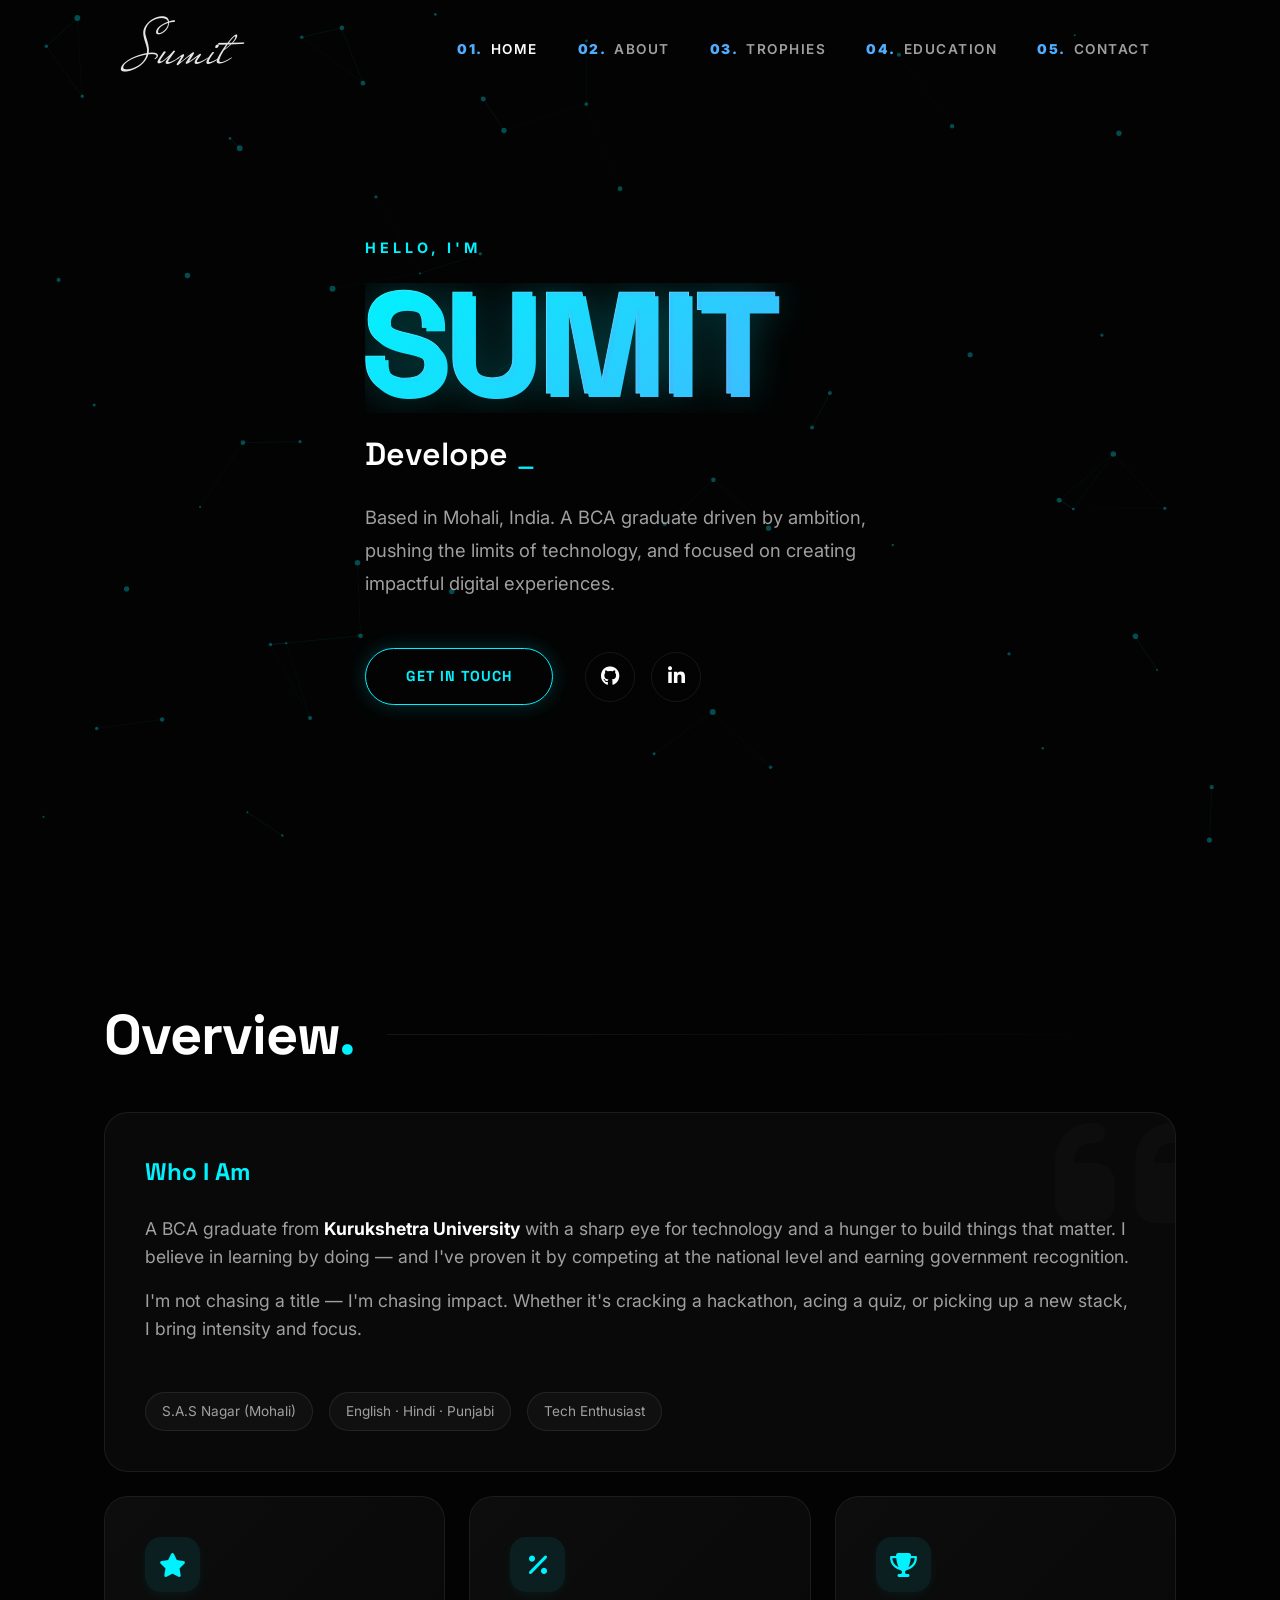
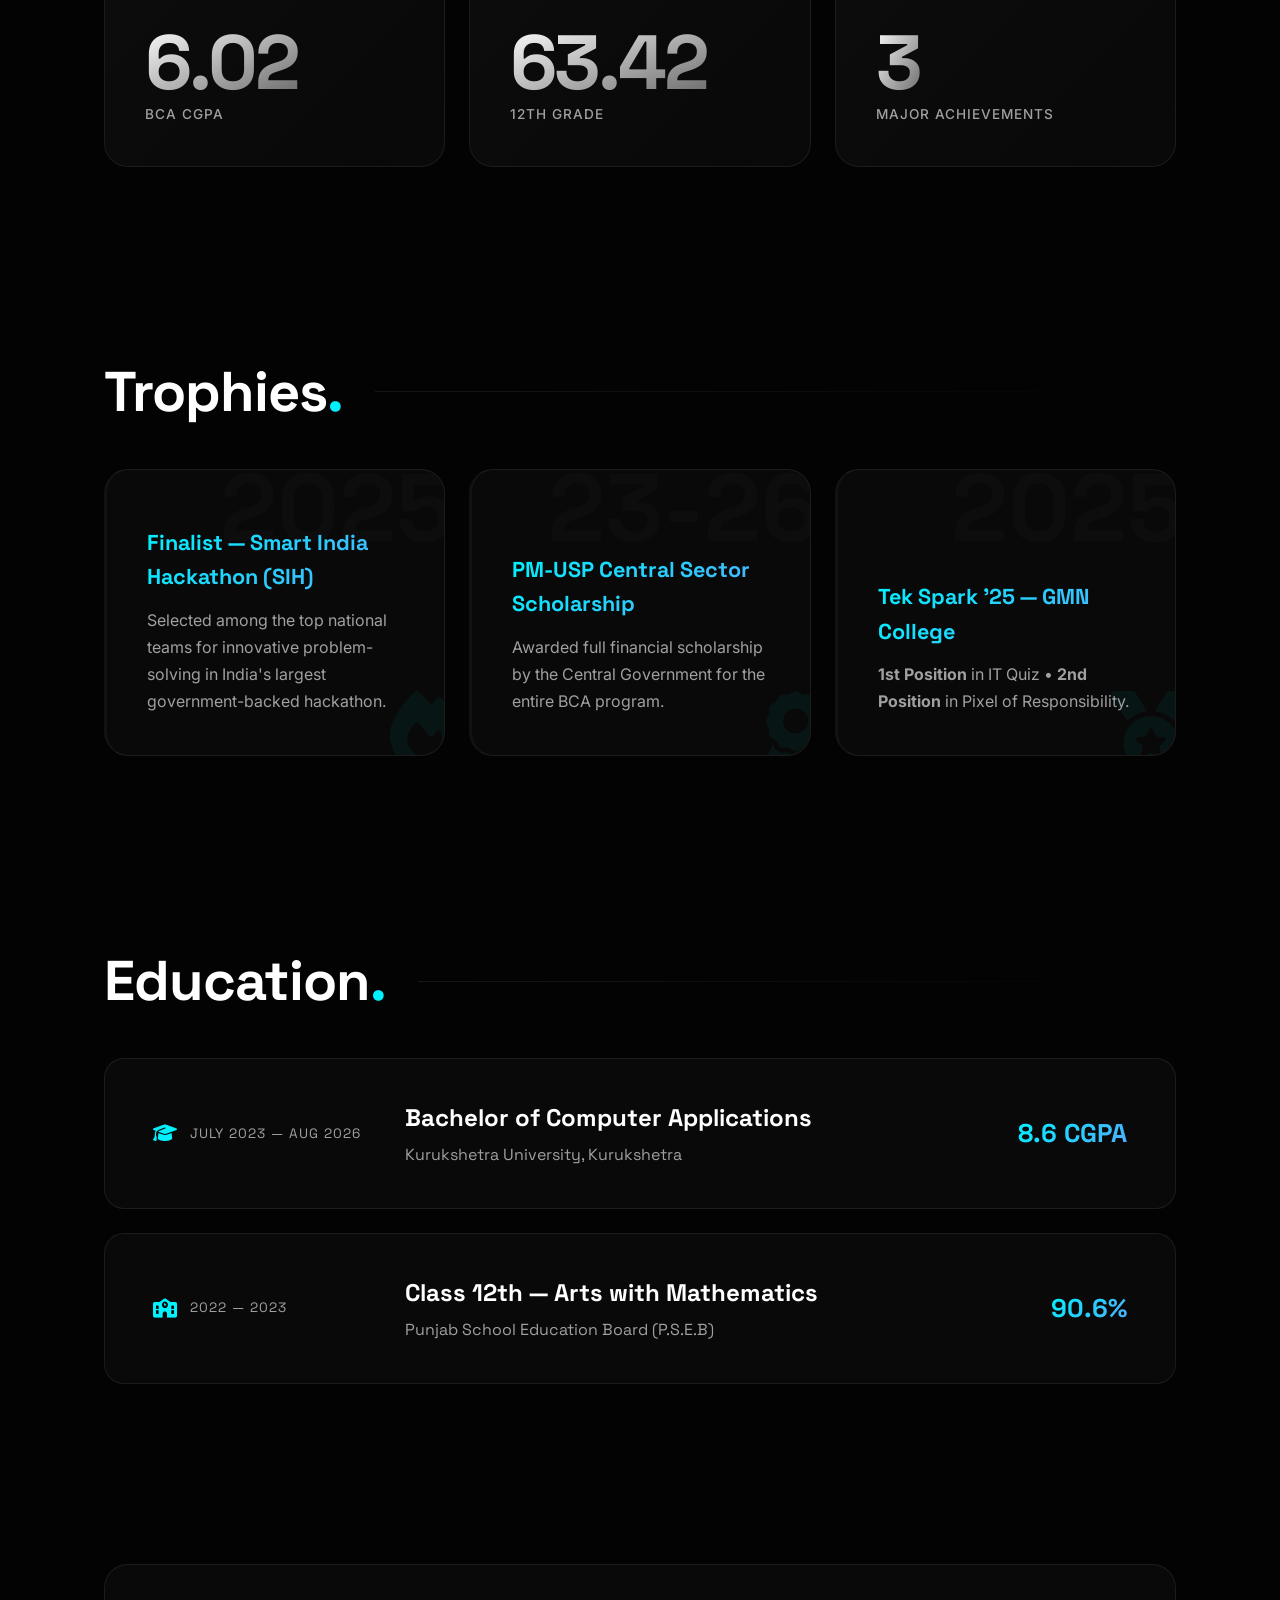
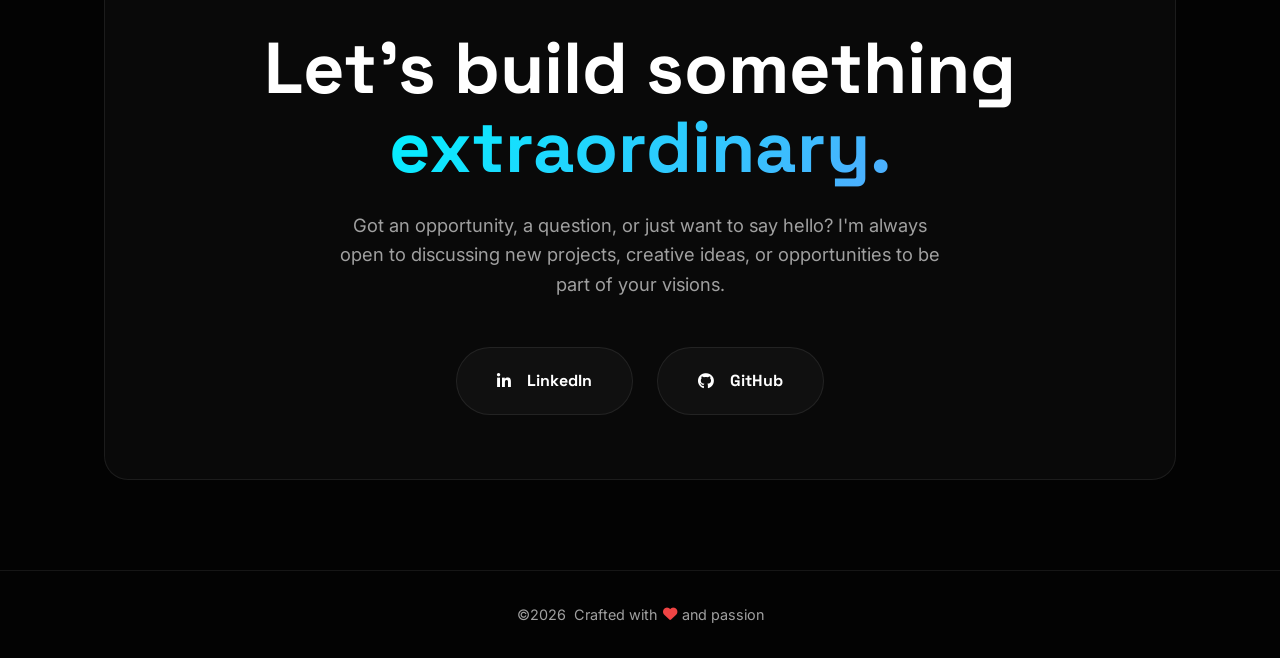
<file: index.html>
<!DOCTYPE html>
<html lang="en">
<head>
    <meta charset="UTF-8">
    <meta name="viewport" content="width=device-width, initial-scale=1.0">
    <title>Mr. Sumit</title>
    <link rel="preconnect" href="https://fonts.googleapis.com">
    <link rel="preconnect" href="https://fonts.gstatic.com" crossorigin>
    <link href="https://fonts.googleapis.com/css2?family=Cinzel:wght@700&family=Great+Vibes&family=Kaushan+Script&family=Mr+De+Haviland&family=Rock+Salt&family=Syncopate:wght@700&family=Inter:wght@300;400;500;600;700;800;900&family=Space+Grotesk:wght@400;500;600;700;900&display=swap" rel="stylesheet">
    <link rel="stylesheet" href="https://cdnjs.cloudflare.com/ajax/libs/font-awesome/6.5.0/css/all.min.css">
    <link rel="stylesheet" href="style.css">
</head>
<body>
    <!-- Glass Waves Default Background -->
    <div class="glass-waves"></div>
    <canvas id="particles"></canvas>
    

    <!-- NAV -->
    <header id="header">
        <nav class="nav container">
            <a href="#" class="logo">Sumit</a>
            <ul class="nav__list" id="navList">
                <li><a href="#home" class="nav__link active"><span>01.</span> Home</a></li>
                <li><a href="#about" class="nav__link"><span>02.</span> About</a></li>
                <li><a href="#achievements" class="nav__link"><span>03.</span> Trophies</a></li>
                <li><a href="#education" class="nav__link"><span>04.</span> Education</a></li>
                <li><a href="#contact" class="nav__link"><span>05.</span> Contact</a></li>
            </ul>
            <button class="nav__toggle" id="navToggle" aria-label="Menu">
                <span></span><span></span><span></span>
            </button>
        </nav>
    </header>

    <!-- HERO -->
    <section id="home" class="hero">
        <div class="hero__content container">
            <div class="reveal-text">
                <p class="hero__tag">HELLO, I'M</p>
            </div>
            <div class="hero__title-wrapper reveal-text delay-1">
                <h1 class="hero__name">SUMIT</h1>
                <h1 class="hero__name outline">SUMIT</h1>
            </div>
            <div class="hero__type-wrap reveal-text delay-2">
                <span class="hero__typed" id="typed"></span>
                <span class="hero__cursor">_</span>
            </div>
            <p class="hero__desc reveal-fade delay-3">Based in Mohali, India. A BCA graduate driven by ambition, pushing the limits of technology, and focused on creating impactful digital experiences.</p>
            
            <div class="hero__bottom reveal-fade delay-4">
                <div class="hero__btns">
                    <a href="#contact" class="btn btn--glow magnetic">
                        <span>Get In Touch</span>
                    </a>
                </div>
                <div class="hero__socials">
                    <a href="https://www.github.com/sumitsingh1005/" target="_blank" class="magnetic" aria-label="GitHub"><i class="fab fa-github"></i></a>
                    <a href="https://www.linkedin.com/in/sumitsingh1005/" target="_blank" class="magnetic" aria-label="LinkedIn"><i class="fab fa-linkedin-in"></i></a>
                </div>
            </div>
        </div>
        <div class="scroll-down">
            <div class="mouse"></div>
        </div>
    </section>

    <!-- ABOUT / STATS BENTO GRID -->
    <section id="about" class="section">
        <div class="container">
            <div class="section__header reveal-fade">
                <h2 class="section__title">Overview<span class="dot">.</span></h2>
                <div class="section__line"></div>
            </div>
            
            <div class="bento-grid" id="cards">
                <!-- Large About Card -->
                <div class="card bento-large reveal-fade tilt">
                    <div class="card-content">
                        <i class="fas fa-quote-left card-icon-bg"></i>
                        <h3 class="card-title">Who I Am</h3>
                        <p class="card-text">A BCA graduate from <strong>Kurukshetra University</strong> with a sharp eye for technology and a hunger to build things that matter. I believe in learning by doing — and I've proven it by competing at the national level and earning government recognition.</p>
                        <p class="card-text">I'm not chasing a title — I'm chasing impact. Whether it's cracking a hackathon, acing a quiz, or picking up a new stack, I bring intensity and focus.</p>
                        <div class="about__tags">
                            <span>S.A.S Nagar (Mohali)</span>
                            <span>English · Hindi · Punjabi</span>
                            <span>Tech Enthusiast</span>
                        </div>
                    </div>
                </div>

                <!-- Stat 1 -->
                <div class="card bento-small reveal-fade delay-1 tilt">
                    <div class="card-content stat-card">
                        <i class="fas fa-star stat-icon"></i>
                        <div class="stat-info">
                            <span class="stat-num" data-target="8.6">0</span>
                            <span class="stat-label">BCA CGPA</span>
                        </div>
                    </div>
                </div>

                <!-- Stat 2 -->
                <div class="card bento-small reveal-fade delay-2 tilt">
                    <div class="card-content stat-card">
                        <i class="fas fa-percentage stat-icon"></i>
                        <div class="stat-info">
                            <span class="stat-num" data-target="90.6">0</span>
                            <span class="stat-label">12th Grade</span>
                        </div>
                    </div>
                </div>

                <!-- Stat 3 -->
                <div class="card bento-medium reveal-fade delay-3 tilt">
                    <div class="card-content stat-card">
                        <i class="fas fa-trophy stat-icon"></i>
                        <div class="stat-info">
                            <span class="stat-num" data-target="3">0</span>
                            <span class="stat-label">Major Achievements</span>
                        </div>
                    </div>
                </div>
            </div>
        </div>
    </section>

    <!-- ACHIEVEMENTS -->
    <section id="achievements" class="section">
        <div class="container">
            <div class="section__header reveal-fade">
                <h2 class="section__title">Trophies<span class="dot">.</span></h2>
                <div class="section__line"></div>
            </div>

            <div class="timeline" id="cards-timeline">
                
                <div class="card timeline-card reveal-fade tilt">
                    <div class="card-content timeline-content">
                        <div class="timeline-year">2025</div>
                        <div class="timeline-body">
                            <h3>Finalist — Smart India Hackathon (SIH)</h3>
                            <p>Selected among the top national teams for innovative problem-solving in India's largest government-backed hackathon.</p>
                        </div>
                        <i class="fas fa-fire bg-icon"></i>
                    </div>
                </div>

                <div class="card timeline-card reveal-fade delay-1 tilt">
                    <div class="card-content timeline-content">
                        <div class="timeline-year">23-26</div>
                        <div class="timeline-body">
                            <h3>PM-USP Central Sector Scholarship</h3>
                            <p>Awarded full financial scholarship by the Central Government for the entire BCA program.</p>
                        </div>
                        <i class="fas fa-award bg-icon"></i>
                    </div>
                </div>

                <div class="card timeline-card reveal-fade delay-2 tilt">
                    <div class="card-content timeline-content">
                        <div class="timeline-year">2025</div>
                        <div class="timeline-body">
                            <h3>Tek Spark '25 — GMN College</h3>
                            <p><strong>1st Position</strong> in IT Quiz &bull; <strong>2nd Position</strong> in Pixel of Responsibility.</p>
                        </div>
                        <i class="fas fa-medal bg-icon"></i>
                    </div>
                </div>

            </div>
        </div>
    </section>

    <!-- EDUCATION -->
    <section id="education" class="section">
        <div class="container">
            <div class="section__header reveal-fade">
                <h2 class="section__title">Education<span class="dot">.</span></h2>
                <div class="section__line"></div>
            </div>

            <div class="edu-list" id="cards-edu">
                <div class="edu-row reveal-fade">
                    <div class="edu-year">
                        <i class="fas fa-graduation-cap"></i>
                        <span>July 2023 — Aug 2026</span>
                    </div>
                    <div class="edu-details">
                        <h3>Bachelor of Computer Applications</h3>
                        <h4>Kurukshetra University, Kurukshetra</h4>
                    </div>
                    <div class="edu-score">
                        <span class="highlight">8.6 CGPA</span>
                    </div>
                </div>

                <div class="edu-row reveal-fade delay-1">
                    <div class="edu-year">
                        <i class="fas fa-school"></i>
                        <span>2022 — 2023</span>
                    </div>
                    <div class="edu-details">
                        <h3>Class 12th — Arts with Mathematics</h3>
                        <h4>Punjab School Education Board (P.S.E.B)</h4>
                    </div>
                    <div class="edu-score">
                        <span class="highlight">90.6%</span>
                    </div>
                </div>
            </div>
        </div>
    </section>

    <!-- CONTACT -->
    <section id="contact" class="section">
        <div class="container">
            <div class="contact-box card reveal-fade" id="cards-contact">
                <div class="card-content contact-inner">
                    <h2 class="contact-title">Let's build something <br><span class="gradient-text">extraordinary.</span></h2>
                    <p class="contact-desc">Got an opportunity, a question, or just want to say hello? I'm always open to discussing new projects, creative ideas, or opportunities to be part of your visions.</p>
                    
                    <div class="contact-links">
                        <a href="https://www.linkedin.com/in/sumitsingh1005/" target="_blank" class="contact-btn magnetic">
                            <i class="fab fa-linkedin-in"></i>
                            <span>LinkedIn</span>
                        </a>
                        <a href="https://www.github.com/sumitsingh1005/" target="_blank" class="contact-btn magnetic">
                            <i class="fab fa-github"></i>
                            <span>GitHub</span>
                        </a>
                    </div>
                </div>
            </div>
        </div>
    </section>

    <footer class="footer">
        <div class="container footer__inner">
            <p>&copy; <span id="year"></span> &nbsp; Crafted with <i class="fas fa-heart heart-beat" style="color: #ef4444; margin: 0 5px;"></i> and passion</p>
        </div>
    </footer>

    <script src="script.js"></script>
</body>
</html>
</file>
<file: style.css>
/* ==================================================
   HIGH-END GRAPHICS PORTFOLIO 
   Pure Black, Neon Accents, Awwwards Style
   ================================================== */

:root {
    --bg: #030303;
    --card-bg: rgba(20, 20, 20, 0.4);
    --card-border: rgba(255, 255, 255, 0.08);
    --text: #ffffff;
    --text-dim: #a0a0a0;
    --accent: #00f2fe;
    --accent2: #4facfe;
    --gradient: linear-gradient(135deg, var(--accent), var(--accent2));
    
    --font: 'Inter', sans-serif;
    --font-head: 'Space Grotesk', sans-serif;
    
    --ease-out: cubic-bezier(0.16, 1, 0.3, 1);
    --ease-in-out: cubic-bezier(0.65, 0, 0.35, 1);
}

/* ==================================================
   ORIGINAL PARTICLES BACKGROUND
   ================================================== */
#particles {
    position: fixed; top: 0; left: 0; width: 100vw; height: 100vh; z-index: -2; background: var(--bg); pointer-events: none;
}

/* ==================================================
   TYPOGRAPHY & GLOBALS
   ================================================== */
*, *::before, *::after { margin: 0; padding: 0; box-sizing: border-box; }
html { scroll-behavior: smooth; scroll-padding-top: 100px; }
body {
    background-color: var(--bg); color: var(--text); font-family: var(--font);
    line-height: 1.6; overflow-x: hidden; cursor: default;
    -webkit-user-select: none;
    -ms-user-select: none;
    user-select: none;
}
h1, h2, h3, h4 { font-family: var(--font-head); font-weight: 700; }
a { text-decoration: none; color: inherit; }
ul { list-style: none; }

.container { max-width: 1200px; margin: 0 auto; padding: 0 5%; }

/* ==================================================
   BG EFFECTS (Noise, Particles)
   ================================================== */
.noise {
    position: fixed; inset: 0; z-index: 9998; pointer-events: none; opacity: 0.04;
    background: url("data:image/svg+xml,%3Csvg viewBox='0 0 200 200' xmlns='http://www.w3.org/2000/svg'%3E%3Cfilter id='noiseFilter'%3E%3CfeTurbulence type='fractalNoise' baseFrequency='0.85' numOctaves='3' stitchTiles='stitch'/%3E%3C/filter%3E%3Crect width='100%25' height='100%25' filter='url(%23noiseFilter)'/%3E%3C/svg%3E");
}
#particles { position: fixed; inset: 0; z-index: -1; pointer-events: none; }

/* Custom Cursor Glow */
.cursor-glow {
    position: fixed; width: 400px; height: 400px;
    background: radial-gradient(circle, rgba(0, 242, 254, 0.15) 0%, transparent 70%);
    border-radius: 50%; pointer-events: none; z-index: -1;
    transform: translate(-50%, -50%); transition: opacity 0.3s;
    mix-blend-mode: screen; opacity: 0;
}

/* ==================================================
   NAVBAR (Radiused Pill)
   ================================================== */
#header {
    position: fixed; top: 15px; left: 0; width: 100%; z-index: 1000;
    display: flex; justify-content: center;
    transition: all 0.4s var(--ease-out);
}
.nav { 
    display: flex; justify-content: space-between; align-items: center; 
    width: 95%; max-width: 1100px; padding: 1.25rem 2.5rem;
    border-radius: 100px; /* Fully radiused nav bar */
    background: transparent;
    transition: all 0.4s var(--ease-out);
}
#header.scrolled .nav {
    background: rgba(10, 10, 10, 0.75); backdrop-filter: blur(20px);
    box-shadow: 0 20px 40px rgba(0, 0, 0, 0.9); 
    /* Absolutely no white borders or lines */
}
.logo { 
    font-family: 'Mr De Haviland', cursive; font-size: 3.8rem; font-weight: 400; 
    line-height: 0.5; color: var(--text);
    text-shadow: 0 0 10px rgba(255, 255, 255, 0.1);
    transition: all 0.4s var(--ease-out);
    transform-origin: left center;
    padding-right: 15px; opacity: 0.9;
}
.logo:hover {
    color: var(--accent); opacity: 1;
    transform: scale(1.05) rotate(-2deg);
}
.dot { color: var(--accent); }
.nav__list { display: flex; gap: 2.5rem; }
.nav__link {
    font-size: 0.85rem; text-transform: uppercase; letter-spacing: 1.5px;
    color: var(--text-dim); transition: color 0.3s; font-weight: 600; display: flex; gap: 8px;
}
.nav__link span { color: var(--accent2); font-weight: 900; }
.nav__link:hover, .nav__link.active { color: var(--text); }

.nav__toggle { display: none; flex-direction: column; gap: 6px; width: 30px; z-index: 1001; }
.nav__toggle span {
    display: block; width: 100%; height: 2px; background: var(--text); transition: 0.3s;
}

/* ==================================================
   HERO
   ================================================== */
.hero {
    min-height: 100vh; display: flex; align-items: center; position: relative; padding-top: 160px; padding-bottom: 120px;
}
.hero__content { max-width: 800px; z-index: 10; position: relative; }
.hero__tag {
    font-size: 0.9rem; letter-spacing: 4px; color: var(--accent); font-weight: 700;
    margin-bottom: 1.5rem; display: inline-block;
}
.hero__title-wrapper { position: relative; margin-bottom: 1rem; }
.hero__name {
    font-size: clamp(4rem, 12vw, 9rem); line-height: 0.9; letter-spacing: -4px;
    background: var(--gradient); -webkit-background-clip: text; -webkit-text-fill-color: transparent;
}
.hero__name.outline {
    position: absolute; top: 0; left: 0; -webkit-text-fill-color: transparent;
    -webkit-text-stroke: 1px rgba(255, 255, 255, 0.2); filter: drop-shadow(0 0 20px rgba(0, 242, 254, 0.3));
    transform: translate(-4px, -4px); z-index: -1;
}
.hero__type-wrap {
    font-family: var(--font-head); font-size: clamp(1.2rem, 4vw, 2rem);
    color: var(--text-dim); margin-bottom: 2rem; height: 2.5rem;
}
.hero__typed { color: var(--text); font-weight: 600; }
.hero__cursor { color: var(--accent); animation: blink 1s step-end infinite; }
.hero__desc {
    font-size: 1.15rem; color: var(--text-dim); max-width: 550px; margin-bottom: 3rem; line-height: 1.8;
}
.hero__bottom { display: flex; gap: 2rem; align-items: center; flex-wrap: wrap; }
.hero__btns { display: flex; gap: 1rem; }
.hero__socials { display: flex; gap: 1rem; }

/* Buttons & Magnetics */
.btn {
    padding: 1rem 2.5rem; font-family: var(--font-head); font-size: 0.9rem; font-weight: 700;
    text-transform: uppercase; letter-spacing: 1px; border-radius: 100px;
    display: inline-flex; justify-content: center; align-items: center; cursor: pointer;
    position: relative; overflow: hidden; transition: 0.3s;
}
.btn span { position: relative; z-index: 2; display: flex; align-items: center; gap: 8px; }
.btn--glow {
    background: transparent; border: 1px solid var(--accent); color: var(--accent);
    box-shadow: 0 0 20px rgba(0, 242, 254, 0.2);
}
.btn--glow::before {
    content: ''; position: absolute; inset: 0; background: var(--gradient); z-index: 1;
    opacity: 0; transition: 0.3s;
}
.btn--glow:hover { color: #000; box-shadow: 0 0 30px rgba(0, 242, 254, 0.5); border-color: transparent; }
.btn--glow:hover::before { opacity: 1; }

.btn--outline { border: 1px solid var(--card-border); color: var(--text); }
.btn--outline:hover { background: rgba(255, 255, 255, 0.05); }

.magnetic { display: inline-block; } /* JS handles the movement */
.hero__socials a {
    width: 50px; height: 50px; border: 1px solid var(--card-border); border-radius: 50%;
    display: flex; justify-content: center; align-items: center; color: var(--text);
    transition: 0.3s; font-size: 1.2rem;
}
.hero__socials a:hover { border-color: var(--accent); color: var(--accent); background: rgba(0, 242, 254, 0.05); }

.scroll-down {
    position: absolute; bottom: 30px; left: 50%; transform: translateX(-50%); z-index: 20;
    display: flex; flex-direction: column; align-items: center; gap: 8px;
    opacity: 0; animation: fadeUp 1s 1.5s forwards;
}
.scroll-down::before {
    content: 'SCROLL'; font-size: 0.65rem; letter-spacing: 4px;
    color: var(--accent); font-weight: 700;
}
.mouse {
    width: 28px; height: 46px; border: 2px solid rgba(0, 242, 254, 0.4); border-radius: 20px; position: relative;
    box-shadow: 0 0 15px rgba(0, 242, 254, 0.2);
}
.mouse::before {
    content: ''; position: absolute; top: 8px; left: 50%; transform: translateX(-50%);
    width: 4px; height: 8px; background: var(--accent); border-radius: 4px;
    box-shadow: 0 0 10px var(--accent);
    animation: scroll 2s cubic-bezier(0.15, 0.41, 0.69, 0.94) infinite;
}

/* ==================================================
   CLEAN CARDS
   ================================================== */
.card {
    background-color: var(--card-bg); border-radius: 24px; position: relative;
    display: flex; flex-direction: column;
    border: 1px solid var(--card-border);
    transition: all 0.4s var(--ease-out);
}
.card:hover {
    border-color: rgba(255, 255, 255, 0.2);
    background-color: rgba(255, 255, 255, 0.02);
    box-shadow: 0 20px 40px -10px rgba(0, 0, 0, 0.8);
    transform: translateY(-5px) scale(1.01);
}
/* Card Inner */
.card-content {
    border-radius: inherit; z-index: 2; position: relative;
    padding: 2.5rem; overflow: hidden; display: flex; flex-direction: column;
    height: 100%; width: 100%;
}

/* 3D Tilt */
.tilt { transform-style: preserve-3d; transform: perspective(1000px); }
.card-content { transform: translateZ(30px); transition: transform 0.1s; }

/* ==================================================
   SECTIONS & BENTO GRID
   ================================================== */
.section { padding: 90px 0; }
.section__header { margin-bottom: 2rem; display: flex; align-items: center; gap: 2rem; }
.section__title { font-size: clamp(2rem, 5vw, 3.5rem); letter-spacing: -1px; }
.section__line { flex-grow: 1; height: 1px; background: linear-gradient(90deg, var(--card-border), transparent); }

.bento-grid {
    display: grid; grid-template-columns: repeat(3, 1fr); gap: 1.5rem;
}
.bento-large { grid-column: span 3; }
.bento-medium { grid-column: span 1; }
.bento-small { grid-column: span 1; }

.card-icon-bg { position: absolute; right: -20px; top: -20px; font-size: 10rem; color: rgba(255, 255, 255, 0.02); z-index: 0; }
.card-title { font-size: 1.5rem; margin-bottom: 1.5rem; position: relative; z-index: 2; color: var(--accent); }
.card-text { color: var(--text-dim); font-size: 1.1rem; margin-bottom: 1rem; position: relative; z-index: 2; }
.card-text strong { color: var(--text); }
.about__tags { display: flex; gap: 1rem; margin-top: 2rem; position: relative; z-index: 2; flex-wrap: wrap; }
.about__tags span {
    padding: 0.5rem 1rem; background: rgba(255, 255, 255, 0.03); border: 1px solid var(--card-border);
    border-radius: 100px; font-size: 0.85rem; color: var(--text-dim);
}

.stat-card { 
    display: flex; flex-direction: column; justify-content: space-between; align-items: flex-start; 
    padding: 2.5rem; height: 100%; text-align: left;
    background: linear-gradient(135deg, rgba(255,255,255,0.02) 0%, transparent 100%);
}
.stat-icon { 
    font-size: 1.5rem; color: var(--accent); 
    background: rgba(0, 242, 254, 0.08); 
    width: 55px; height: 55px; display: flex; justify-content: center; align-items: center; 
    border-radius: 16px; margin-bottom: 2rem;
    box-shadow: 0 4px 12px rgba(0, 242, 254, 0.05);
    transition: all 0.4s ease;
}
.card:hover .stat-icon {
    transform: translateY(-3px) scale(1.05);
    background: rgba(0, 242, 254, 0.15);
    box-shadow: 0 10px 20px rgba(0, 242, 254, 0.15);
    color: #fff;
}
.stat-info { display: flex; flex-direction: column; align-items: flex-start; }
.stat-num { 
    font-family: var(--font-head); font-size: 4.8rem; font-weight: 700; line-height: 1; 
    background: linear-gradient(to bottom right, #ffffff, #666666); -webkit-background-clip: text; -webkit-text-fill-color: transparent;
    margin-bottom: 0.2rem; letter-spacing: -3px;
}
.stat-label { 
    font-size: 0.85rem; font-weight: 500; color: var(--text-dim); text-transform: uppercase; letter-spacing: 1px; 
}

/* ==================================================
   TIMELINE (Trophies)
   ================================================== */
.timeline { display: grid; grid-template-columns: repeat(auto-fit, minmax(320px, 1fr)); gap: 1.5rem; }
.timeline-card { border-left: 3px solid rgba(255,255,255,0.04); overflow: hidden; }
.timeline-card:hover { border-left-color: var(--accent); }
.timeline-content { position: relative; padding-top: 3.5rem; }
.timeline-year {
    position: absolute; top: -10px; right: -10px; font-family: var(--font-head);
    font-size: 6rem; font-weight: 900; color: rgba(255, 255, 255, 0.02); z-index: 0; line-height: 1;
    transition: all 0.5s var(--ease-out); pointer-events: none;
}
.timeline-card:hover .timeline-year { color: rgba(0, 242, 254, 0.04); transform: scale(1.05); }
.timeline-body { position: relative; z-index: 2; margin-top: auto; }
.timeline-body h3 { 
    font-size: 1.35rem; margin-bottom: 0.75rem; 
    background: var(--gradient); -webkit-background-clip: text; -webkit-text-fill-color: transparent;
}
.timeline-body p { color: var(--text-dim); font-size: 1rem; line-height: 1.7; }
.bg-icon { 
    position: absolute; bottom: -1rem; right: -1rem; font-size: 5rem; 
    color: var(--accent); opacity: 0.05; transition: all 0.5s var(--ease-out); z-index: 0;
}
.timeline-card:hover .bg-icon { opacity: 0.15; transform: rotate(-15deg) scale(1.1); }

/* ==================================================
   EDUCATION (Sleek List Layout)
   ================================================== */
.edu-list { display: flex; flex-direction: column; gap: 1.5rem; width: 100%; }
.edu-row { 
    display: grid; grid-template-columns: 220px 1fr auto; align-items: center; gap: 2rem;
    padding: 2.5rem 3rem; background: var(--card-bg); border: 1px solid var(--card-border);
    border-radius: 20px; transition: all 0.4s var(--ease-out);
    position: relative; overflow: hidden;
}
.edu-row:hover { 
    border-color: rgba(255, 255, 255, 0.12);
    background-color: rgba(255, 255, 255, 0.015);
    box-shadow: 0 15px 35px rgba(0, 0, 0, 0.7);
    transform: translateY(-4px);
}
.edu-year { display: flex; align-items: center; gap: 12px; font-family: var(--font-head); font-size: 0.85rem; color: var(--text-dim); letter-spacing: 1px; text-transform: uppercase; }
.edu-year i { color: var(--accent); font-size: 1.2rem; }
.edu-details h3 { font-size: 1.5rem; margin-bottom: 0.3rem; color: var(--text); }
.edu-details h4 { font-size: 1rem; color: var(--text-dim); font-weight: 400; }
.edu-score .highlight { 
    font-family: var(--font-head); font-size: 1.6rem; font-weight: 900; color: var(--text); 
    background: var(--gradient); -webkit-background-clip: text; -webkit-text-fill-color: transparent;
}

/* ==================================================
   CONTACT
   ================================================== */
.contact-box { width: 100%; }
.contact-inner { padding: 5vw; text-align: center; align-items: center; justify-content: center; }
.contact-title { font-size: clamp(2.5rem, 6vw, 4.5rem); line-height: 1.1; margin-bottom: 1.5rem; }
.gradient-text { background: var(--gradient); -webkit-background-clip: text; -webkit-text-fill-color: transparent; }
.contact-desc { max-width: 600px; color: var(--text-dim); font-size: 1.15rem; margin-bottom: 3rem; }
.contact-links { display: flex; gap: 1.5rem; flex-wrap: wrap; justify-content: center; }
.contact-btn {
    display: flex; align-items: center; gap: 1rem; padding: 1.25rem 2.5rem;
    background: rgba(255, 255, 255, 0.03); border: 1px solid var(--card-border); border-radius: 100px;
    font-family: var(--font-head); font-weight: 700; transition: 0.3s;
}
.contact-btn:hover { background: rgba(0, 242, 254, 0.1); border-color: var(--accent); color: var(--accent); }

/* ==================================================
   FOOTER
   ================================================== */
.footer { padding: 2rem 0; border-top: 1px solid var(--card-border); text-align: center; }
.footer p { color: var(--text-dim); font-size: 0.9rem; display: flex; align-items: center; justify-content: center; }
.heart-beat { display: inline-block; animation: heartbeat 1.5s ease-in-out infinite; }
@keyframes heartbeat { 0%, 100% { transform: scale(1); } 15% { transform: scale(1.25); } 30% { transform: scale(1); } 45% { transform: scale(1.25); } 60%, 100% { transform: scale(1); } }

/* ==================================================
   ANIMATIONS (Reveal & Delays)
   ================================================== */
.reveal-fade { opacity: 0; transform: translateY(40px); transition: all 0.8s var(--ease-out); }
.reveal-text { overflow: hidden; }
.reveal-text > * { transform: translateY(100%); transition: all 0.8s var(--ease-out); }

.revealed.reveal-fade { opacity: 1; transform: translateY(0); }
.revealed > * { transform: translateY(0); }

.delay-1 { transition-delay: 0.1s; } .delay-1 > * { transition-delay: 0.1s; }
.delay-2 { transition-delay: 0.2s; } .delay-2 > * { transition-delay: 0.2s; }
.delay-3 { transition-delay: 0.3s; } .delay-3 > * { transition-delay: 0.3s; }
.delay-4 { transition-delay: 0.4s; } .delay-4 > * { transition-delay: 0.4s; }

@keyframes blink { 0%, 100% { opacity: 1; } 50% { opacity: 0; } }
@keyframes scroll { 
    0% { top: 8px; opacity: 1; height: 8px; } 
    50% { top: 24px; opacity: 0.1; height: 4px; } 
    100% { top: 8px; opacity: 0; height: 8px; } 
}

/* ==================================================
   RESPONSIVE
   ================================================== */
@media (max-width: 900px) {
    .bento-large, .bento-medium, .bento-small { grid-column: span 3; }
    .bento-large, .timeline, .edu-list { grid-template-columns: 1fr; }
    .edu-row { grid-template-columns: 1fr; gap: 1.5rem; padding: 2rem; text-align: center; justify-items: center; }
    .edu-year { justify-content: center; }
    .bento-grid { grid-template-columns: 1fr; }
    .hero__content h1 { font-size: 3rem; }
    .edu-grid { grid-template-columns: 1fr; }
    
    .nav__list {
        position: fixed; inset: 0; background: var(--bg); flex-direction: column;
        justify-content: center; align-items: center; gap: 2rem;
        opacity: 0; pointer-events: none; transition: 0.4s;
    }
    .nav__list.open { opacity: 1; pointer-events: all; }
    .nav__link { font-size: 1.5rem; }
    .nav__toggle { display: flex; }
    .nav__toggle.active span:nth-child(1) { transform: rotate(45deg) translate(5px, 5px); }
    .nav__toggle.active span:nth-child(2) { opacity: 0; }
    .nav__toggle.active span:nth-child(3) { transform: rotate(-45deg) translate(6px, -6px); }
}
</file>
